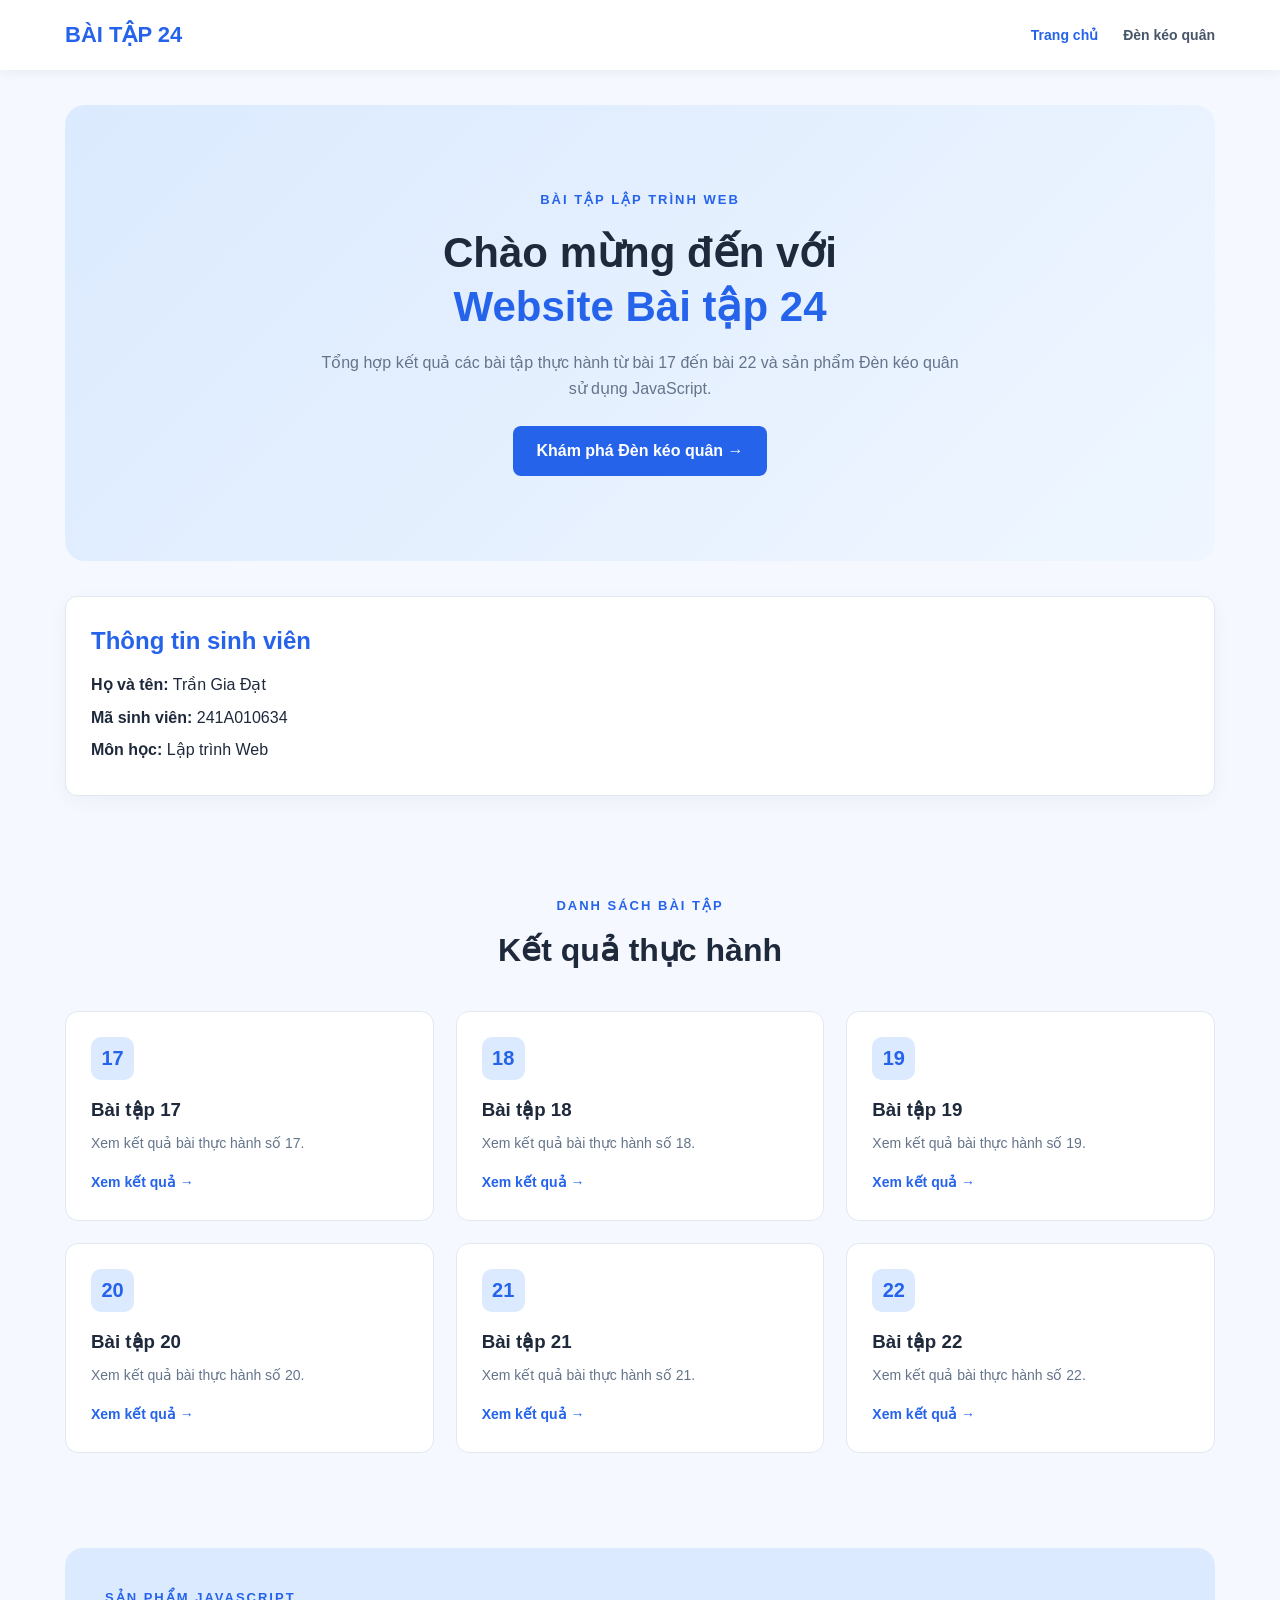
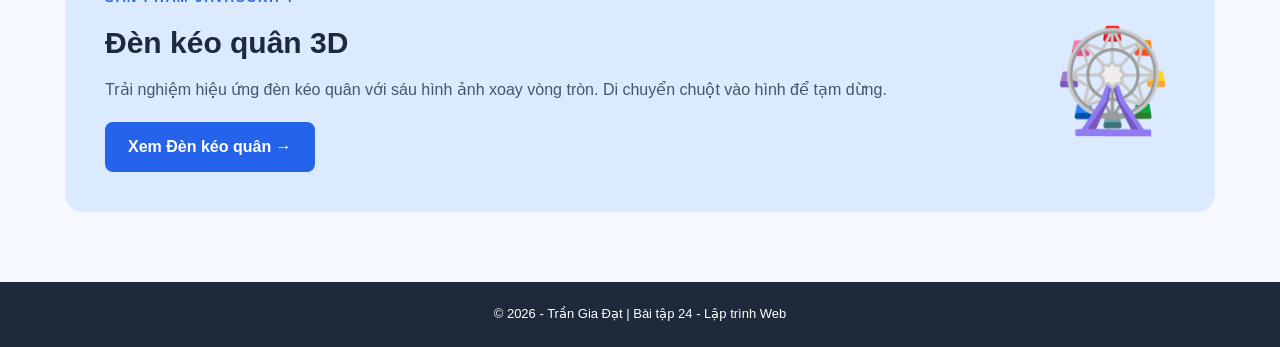
<file: index.html>
<!DOCTYPE html>
<html lang="vi">
<head>
    <meta charset="UTF-8">
    <meta name="viewport" content="width=device-width, initial-scale=1.0">
    <title>Bài tập 24 - Web hiệu ứng JavaScript</title>
    <link rel="stylesheet" href="css/style.css">
</head>
<body>

    <header class="header">
        <div class="container navbar">
            <a href="index.html" class="logo">BÀI TẬP 24</a>

            <nav>
                <a href="index.html" class="active">Trang chủ</a>
                <a href="denkeoquan.html">Đèn kéo quân</a>
            </nav>
        </div>
    </header>

    <main class="container">

        <section class="hero">
            <p class="subtitle">BÀI TẬP LẬP TRÌNH WEB</p>

            <h1>Chào mừng đến với<br>
                <span>Website Bài tập 24</span>
            </h1>

            <p>
                Tổng hợp kết quả các bài tập thực hành từ bài 17
                đến bài 22 và sản phẩm Đèn kéo quân sử dụng JavaScript.
            </p>

            <a href="denkeoquan.html" class="btn">
                Khám phá Đèn kéo quân →
            </a>
        </section>

        <section class="student-info">
            <h2>Thông tin sinh viên</h2>
            <p><strong>Họ và tên:</strong> Trần Gia Đạt</p>
            <p><strong>Mã sinh viên:</strong> 241A010634</p>
            <p><strong>Môn học:</strong> Lập trình Web</p>
        </section>

        <section class="exercises">
            <div class="section-title">
                <p class="subtitle">DANH SÁCH BÀI TẬP</p>
                <h2>Kết quả thực hành</h2>
            </div>

            <div class="exercise-grid">

                <a href="baitap/baitap17.html" class="exercise-card">
                    <span class="number">17</span>
                    <h3>Bài tập 17</h3>
                    <p>Xem kết quả bài thực hành số 17.</p>
                    <span class="view">Xem kết quả →</span>
                </a>

                <a href="baitap/baitap18.html" class="exercise-card">
                    <span class="number">18</span>
                    <h3>Bài tập 18</h3>
                    <p>Xem kết quả bài thực hành số 18.</p>
                    <span class="view">Xem kết quả →</span>
                </a>

                <a href="baitap/baitap19.html" class="exercise-card">
                    <span class="number">19</span>
                    <h3>Bài tập 19</h3>
                    <p>Xem kết quả bài thực hành số 19.</p>
                    <span class="view">Xem kết quả →</span>
                </a>

                <a href="baitap/baitap20.html" class="exercise-card">
                    <span class="number">20</span>
                    <h3>Bài tập 20</h3>
                    <p>Xem kết quả bài thực hành số 20.</p>
                    <span class="view">Xem kết quả →</span>
                </a>

                <a href="baitap/baitap21.html" class="exercise-card">
                    <span class="number">21</span>
                    <h3>Bài tập 21</h3>
                    <p>Xem kết quả bài thực hành số 21.</p>
                    <span class="view">Xem kết quả →</span>
                </a>

                <a href="baitap/baitap22.html" class="exercise-card">
                    <span class="number">22</span>
                    <h3>Bài tập 22</h3>
                    <p>Xem kết quả bài thực hành số 22.</p>
                    <span class="view">Xem kết quả →</span>
                </a>

            </div>
        </section>

        <section class="special-section">
            <div>
                <p class="subtitle">SẢN PHẨM JAVASCRIPT</p>
                <h2>Đèn kéo quân 3D</h2>
                <p>
                    Trải nghiệm hiệu ứng đèn kéo quân với sáu hình ảnh
                    xoay vòng tròn. Di chuyển chuột vào hình để tạm dừng.
                </p>
                <a href="denkeoquan.html" class="btn">
                    Xem Đèn kéo quân →
                </a>
            </div>
            <div class="special-icon">🎡</div>
        </section>

    </main>

    <footer>
        <p>© 2026 - Trần Gia Đạt | Bài tập 24 - Lập trình Web</p>
    </footer>

</body>
</html>
</file>
<file: css/style.css>
/* =================================
   1. CÀI ĐẶT CHUNG
================================= */

* {
    margin: 0;
    padding: 0;
    box-sizing: border-box;
}

body {
    font-family: Arial, Helvetica, sans-serif;
    background: #f5f8ff;
    color: #1e293b;
    line-height: 1.6;
}

a {
    text-decoration: none;
    color: inherit;
}

.container {
    width: 90%;
    max-width: 1150px;
    margin: auto;
}

/* =================================
   2. HEADER
================================= */

.header {
    background: white;
    box-shadow: 0 2px 12px rgba(0, 0, 0, 0.06);
    position: sticky;
    top: 0;
    z-index: 100;
}

.navbar {
    min-height: 70px;
    display: flex;
    justify-content: space-between;
    align-items: center;
}

.logo {
    font-size: 22px;
    font-weight: bold;
    color: #2563eb;
}

nav {
    display: flex;
    gap: 25px;
}

nav a {
    font-weight: 600;
    font-size: 14px;
    color: #475569;
}

nav a:hover,
nav a.active {
    color: #2563eb;
}

/* =================================
   3. HERO
================================= */

.hero {
    padding: 85px 20px;
    text-align: center;
    background: linear-gradient(135deg, #dbeafe, #eff6ff);
    border-radius: 20px;
    margin-top: 35px;
}

.subtitle {
    color: #2563eb;
    font-weight: bold;
    letter-spacing: 2px;
    font-size: 13px;
}

.hero h1 {
    font-size: 42px;
    line-height: 1.3;
    margin: 15px 0;
}

.hero h1 span {
    color: #2563eb;
}

.hero > p:not(.subtitle) {
    max-width: 650px;
    margin: 15px auto 25px;
    color: #64748b;
}

/* =================================
   4. BUTTON
================================= */

.btn {
    display: inline-block;
    background: #2563eb;
    color: white;
    padding: 12px 23px;
    border-radius: 8px;
    border: none;
    cursor: pointer;
    font-weight: bold;
    transition: 0.3s;
}

.btn:hover {
    background: #1d4ed8;
    transform: translateY(-3px);
}

.btn-secondary {
    background: #475569;
}

.btn-secondary:hover {
    background: #334155;
}

/* =================================
   5. THÔNG TIN SINH VIÊN
================================= */

.student-info {
    background: white;
    border: 1px solid #e2e8f0;
    padding: 25px;
    border-radius: 12px;
    margin: 35px 0;
    box-shadow: 0 5px 20px rgba(0, 0, 0, 0.04);
}

.student-info h2 {
    color: #2563eb;
    margin-bottom: 12px;
}

.student-info p {
    margin: 7px 0;
}

/* =================================
   6. DANH SÁCH BÀI TẬP
================================= */

.exercises {
    padding: 65px 0;
}

.section-title {
    text-align: center;
    margin-bottom: 35px;
}

.section-title h2 {
    font-size: 32px;
    margin-top: 8px;
}

.exercise-grid {
    display: grid;
    grid-template-columns: repeat(3, 1fr);
    gap: 22px;
}

.exercise-card {
    background: white;
    border: 1px solid #e2e8f0;
    padding: 25px;
    border-radius: 13px;
    transition: 0.3s;
}

.exercise-card:hover {
    transform: translateY(-7px);
    box-shadow: 0 10px 25px rgba(37, 99, 235, 0.12);
    border-color: #2563eb;
}

.number {
    display: inline-flex;
    width: 43px;
    height: 43px;
    justify-content: center;
    align-items: center;
    background: #dbeafe;
    color: #2563eb;
    font-size: 20px;
    font-weight: bold;
    border-radius: 10px;
}

.exercise-card h3 {
    margin: 15px 0 7px;
}

.exercise-card p {
    color: #64748b;
    font-size: 14px;
    margin-bottom: 15px;
}

.view {
    color: #2563eb;
    font-weight: bold;
    font-size: 14px;
}

/* =================================
   7. PHẦN ĐÈN KÉO QUÂN TRÊN HOME
================================= */

.special-section {
    background: #dbeafe;
    border-radius: 18px;
    padding: 40px;
    margin: 30px 0 70px;
    display: flex;
    align-items: center;
    justify-content: space-between;
    gap: 25px;
}

.special-section h2 {
    font-size: 30px;
    margin: 10px 0;
}

.special-section p:not(.subtitle) {
    color: #475569;
    margin-bottom: 20px;
}

.special-icon {
    font-size: 100px;
}

/* =================================
   8. TIÊU ĐỀ ĐÈN KÉO QUÂN
================================= */

.lamp-heading {
    text-align: center;
    padding: 60px 15px 15px;
}

.lamp-heading h1 {
    font-size: 38px;
    margin: 10px 0;
}

.lamp-heading > p:last-child {
    max-width: 650px;
    margin: auto;
    color: #64748b;
}

/* =================================
   9. KHÔNG GIAN 3D
================================= */

.lamp-area {
    padding: 50px 0 30px;
    text-align: center;
}

.lamp-scene {
    width: 100%;
    height: 350px;
    display: flex;
    align-items: center;
    justify-content: center;
    perspective: 1000px;
    overflow: hidden;
}

.lamp {
    --face-width: 180px;
    --face-height: 240px;
    --radius: 156px;

    position: relative;
    width: var(--face-width);
    height: var(--face-height);
    transform-style: preserve-3d;
    animation: rotateLamp 18s linear infinite;
}

.lamp-face {
    position: absolute;
    width: var(--face-width);
    height: var(--face-height);
    left: 0;
    top: 0;
    border: 3px solid white;
    border-radius: 10px;
    overflow: hidden;
    background: #dbeafe;
    backface-visibility: hidden;
    box-shadow: 0 8px 25px rgba(0, 0, 0, 0.18);
    cursor: pointer;
}

/* Sáu mặt của đèn */

.face1 {
    transform: rotateY(0deg) translateZ(var(--radius));
}

.face2 {
    transform: rotateY(60deg) translateZ(var(--radius));
}

.face3 {
    transform: rotateY(120deg) translateZ(var(--radius));
}

.face4 {
    transform: rotateY(180deg) translateZ(var(--radius));
}

.face5 {
    transform: rotateY(240deg) translateZ(var(--radius));
}

.face6 {
    transform: rotateY(300deg) translateZ(var(--radius));
}

/* Hình ảnh trên các mặt */

.lamp-face img {
    width: 100%;
    height: 100%;
    object-fit: cover;
}

/* Chữ trên hình */

.lamp-face span {
    position: absolute;
    bottom: 0;
    left: 0;
    width: 100%;
    background: rgba(0, 0, 0, 0.65);
    color: white;
    text-align: center;
    padding: 9px;
    font-size: 13px;
    font-weight: bold;
}

/* =================================
   10. ANIMATION QUAY
================================= */

@keyframes rotateLamp {
    from {
        transform: rotateY(0deg);
    }

    to {
        transform: rotateY(360deg);
    }
}

/* Dừng chuyển động */

.lamp.paused {
    animation-play-state: paused;
}

/* =================================
   11. NÚT ĐIỀU KHIỂN
================================= */

.lamp-controls {
    margin-top: 15px;
}

#status {
    color: #16a34a;
    font-weight: bold;
    margin-bottom: 15px;
}

#status.paused-status {
    color: #dc2626;
}

.control-buttons {
    display: flex;
    justify-content: center;
    gap: 12px;
    flex-wrap: wrap;
}

.instruction {
    color: #64748b;
    font-size: 14px;
    margin-top: 20px;
}

/* =================================
   12. TRANG NHÁNH BÀI TẬP
================================= */

.branch-page {
    padding: 60px 0;
    text-align: center;
}

.branch-card {
    background: white;
    padding: 30px;
    border-radius: 15px;
    margin: 30px auto;
    max-width: 750px;
    box-shadow: 0 5px 20px rgba(0, 0, 0, 0.05);
}

.branch-card img {
    width: 100%;
    max-height: 450px;
    object-fit: contain;
    margin-top: 20px;
}

/* =================================
   13. QUAY VỀ TRANG CHỦ
================================= */

.back-home {
    text-align: center;
    margin: 35px 0 60px;
}

/* =================================
   14. FOOTER
================================= */

footer {
    background: #1e293b;
    color: white;
    padding: 22px;
    text-align: center;
    font-size: 13px;
}

/* =================================
   15. RESPONSIVE TABLET
================================= */

@media (max-width: 800px) {

    .exercise-grid {
        grid-template-columns: repeat(2, 1fr);
    }

}

/* =================================
   16. RESPONSIVE MOBILE
================================= */

@media (max-width: 550px) {

    .navbar {
        min-height: 65px;
    }

    nav {
        gap: 12px;
    }

    nav a {
        font-size: 12px;
    }

    .hero {
        padding: 55px 18px;
    }

    .hero h1 {
        font-size: 31px;
    }

    .exercise-grid {
        grid-template-columns: 1fr;
    }

    .special-section {
        flex-direction: column;
        align-items: flex-start;
        padding: 25px;
    }

    .special-icon {
        align-self: center;
    }

    .lamp-heading h1 {
        font-size: 29px;
    }

    .lamp-scene {
        height: 310px;
        perspective: 800px;
    }

    .lamp {
        transform: scale(0.85);
    }

    .student-info {
        padding: 18px;
    }

}
</file>
